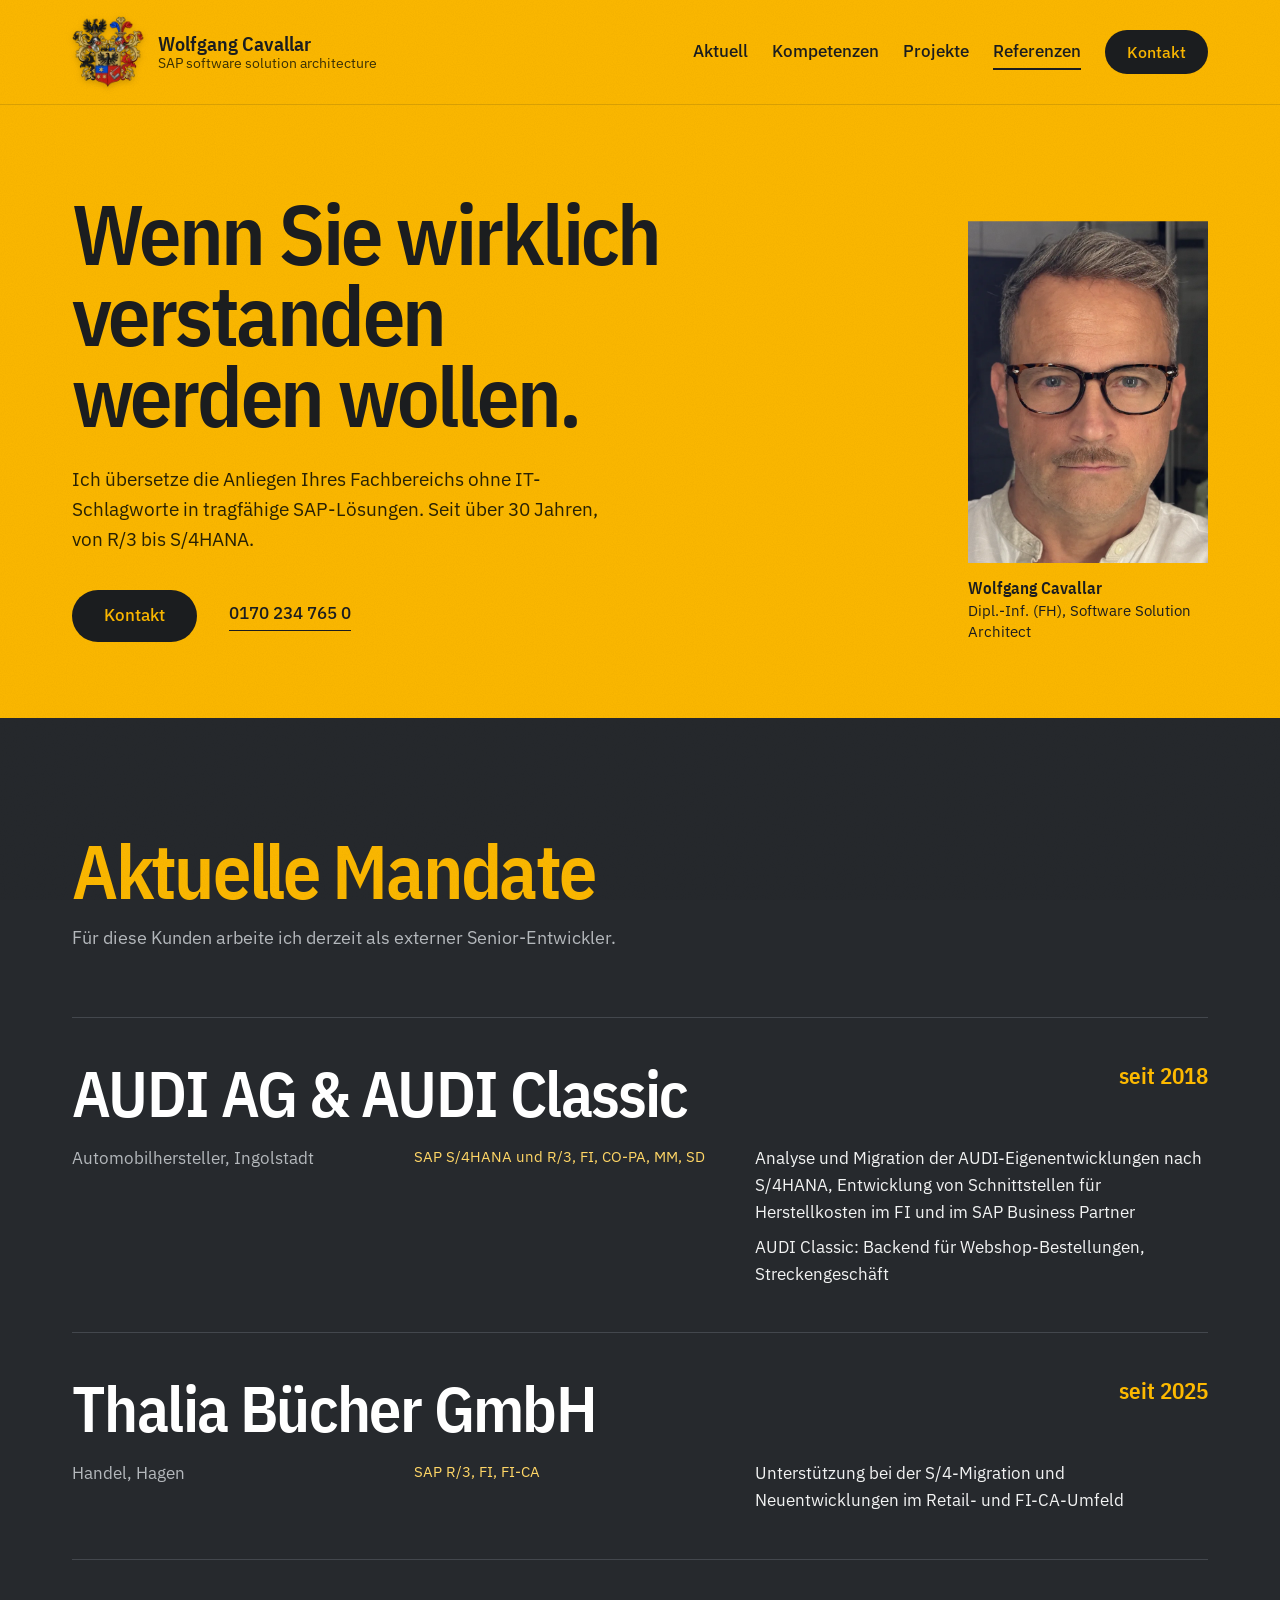
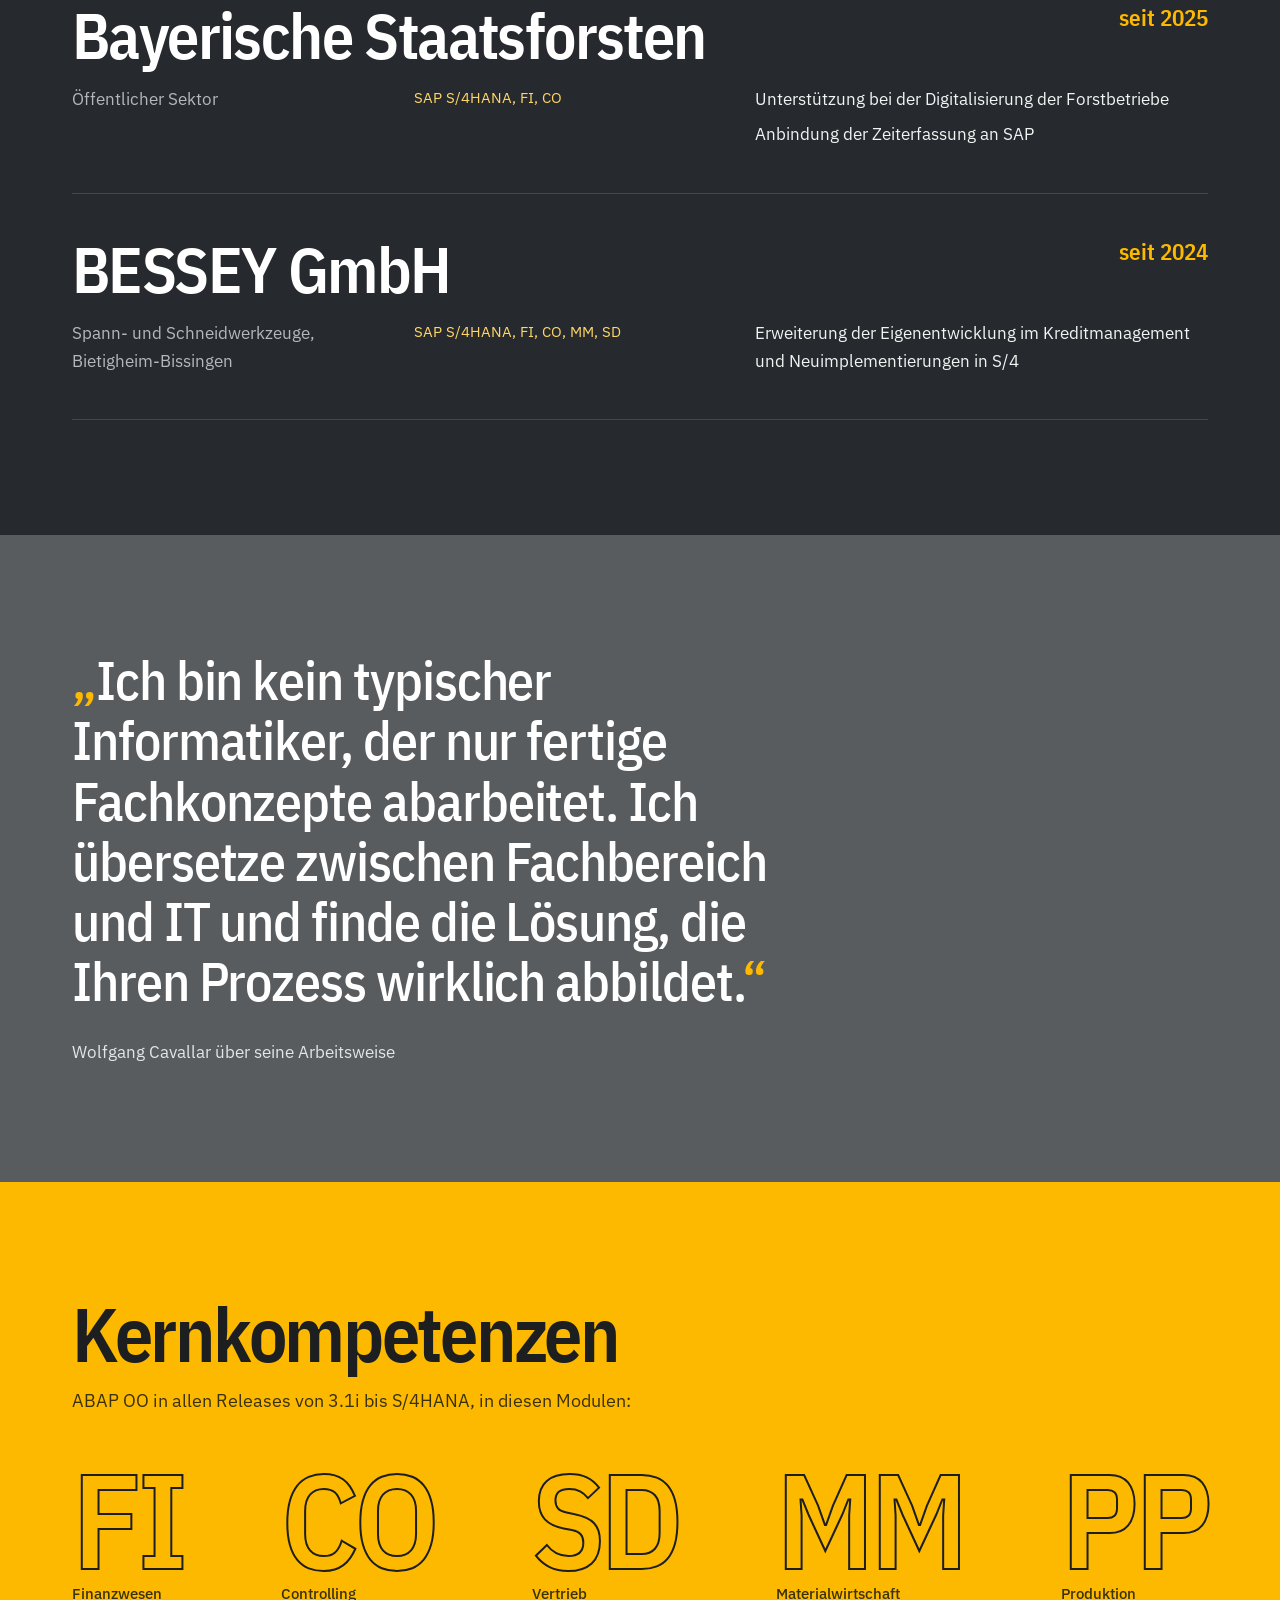
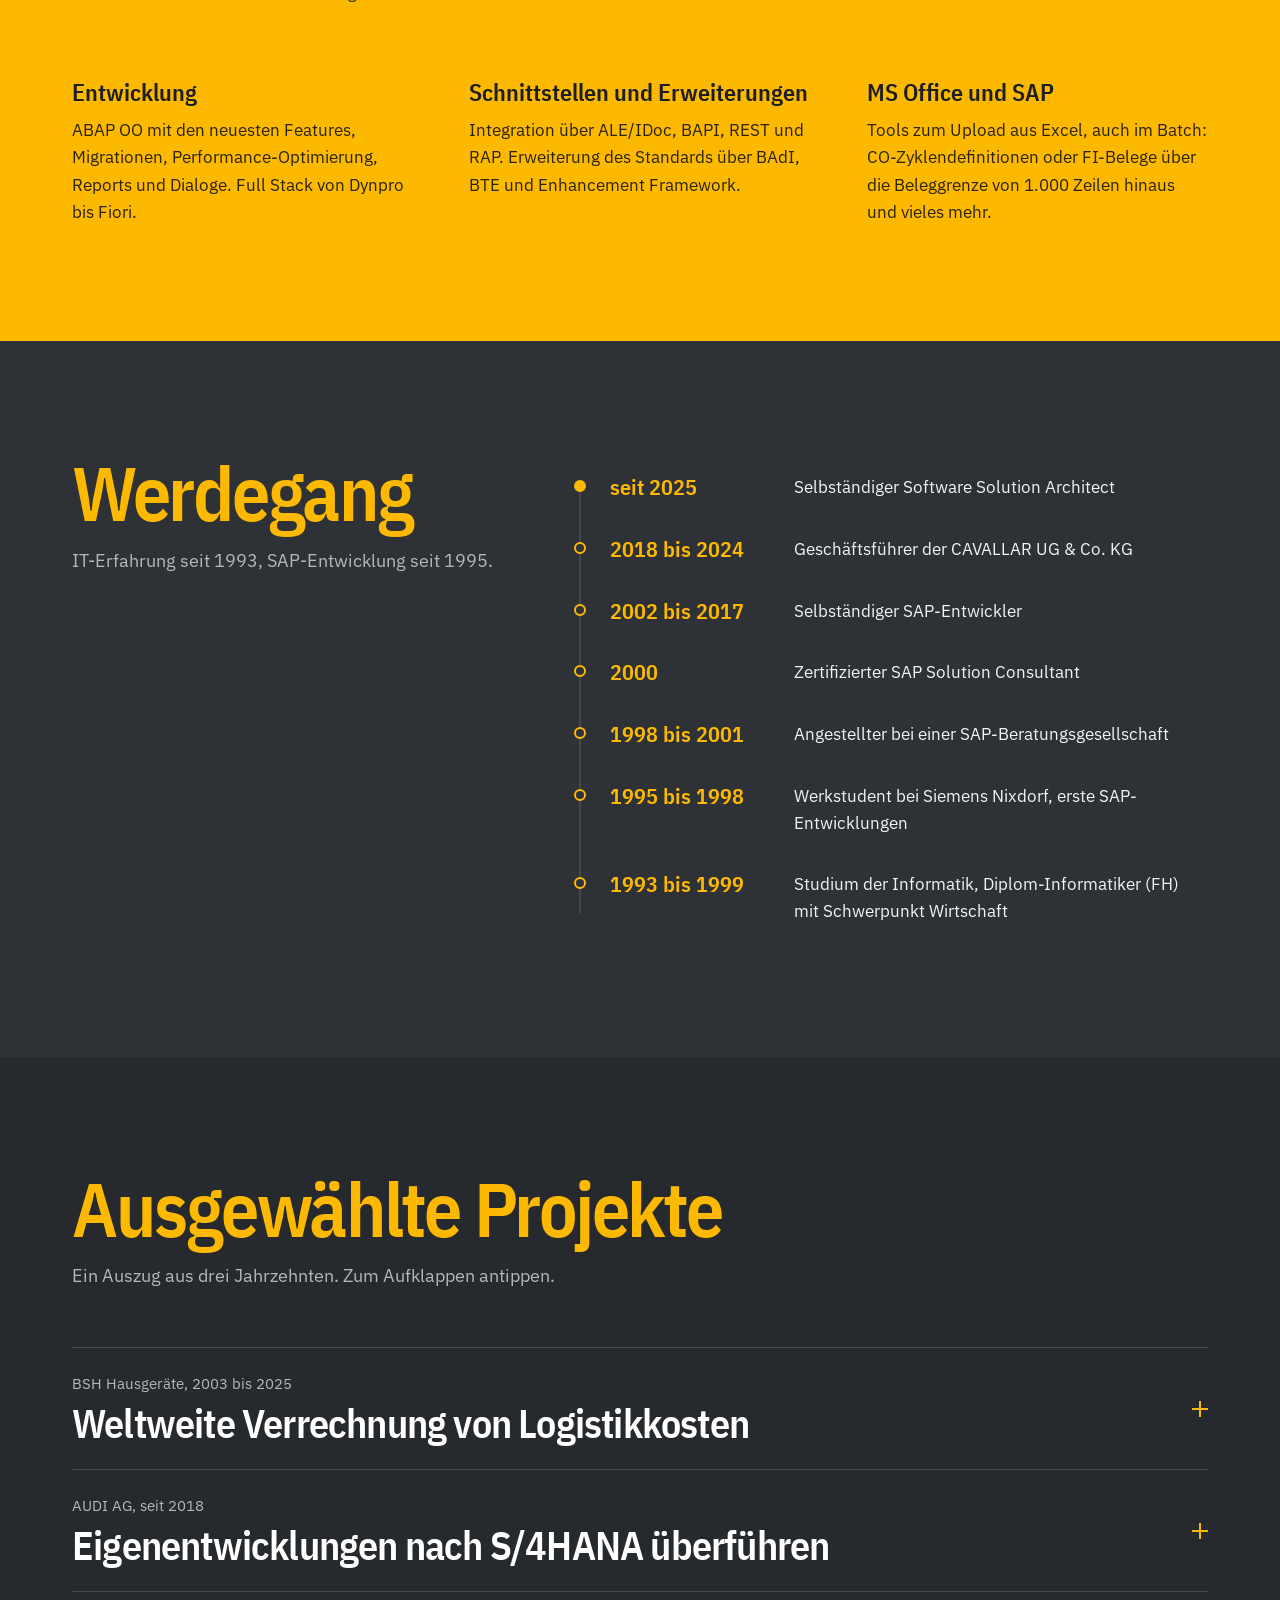
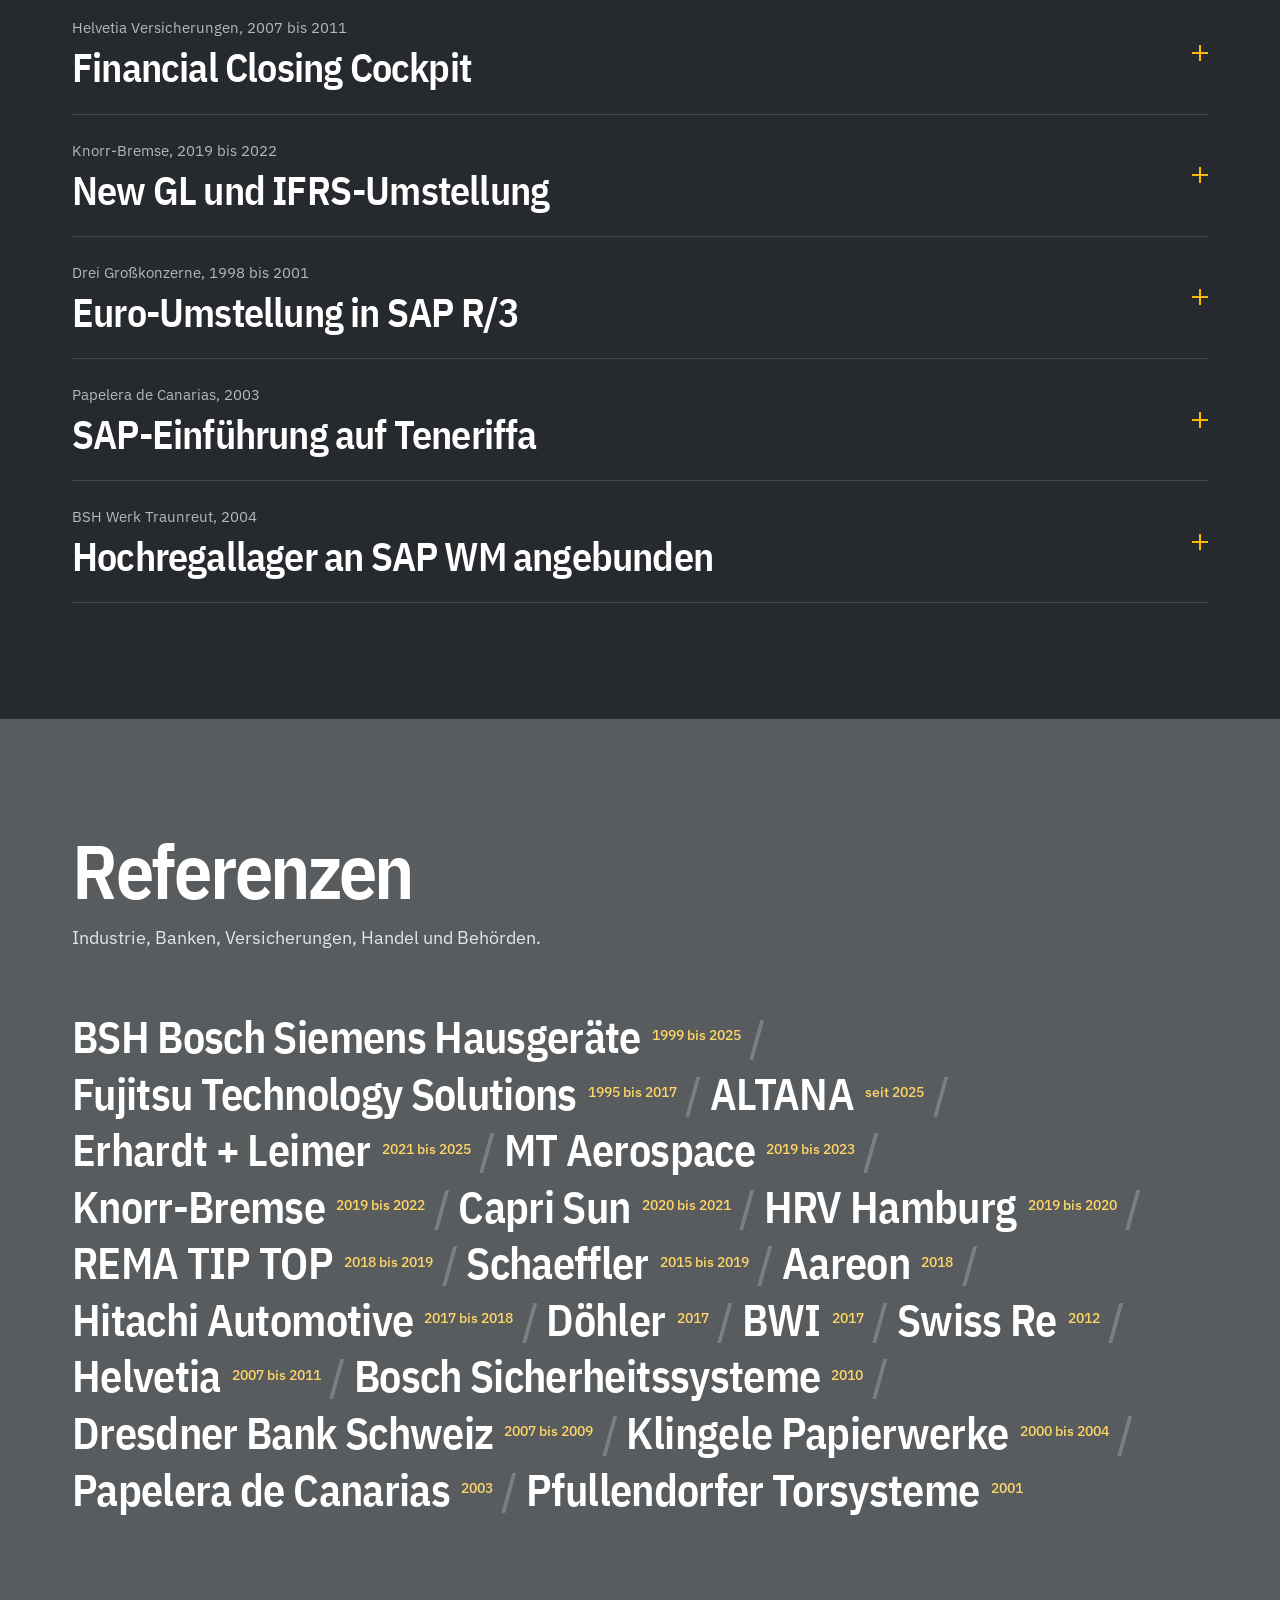
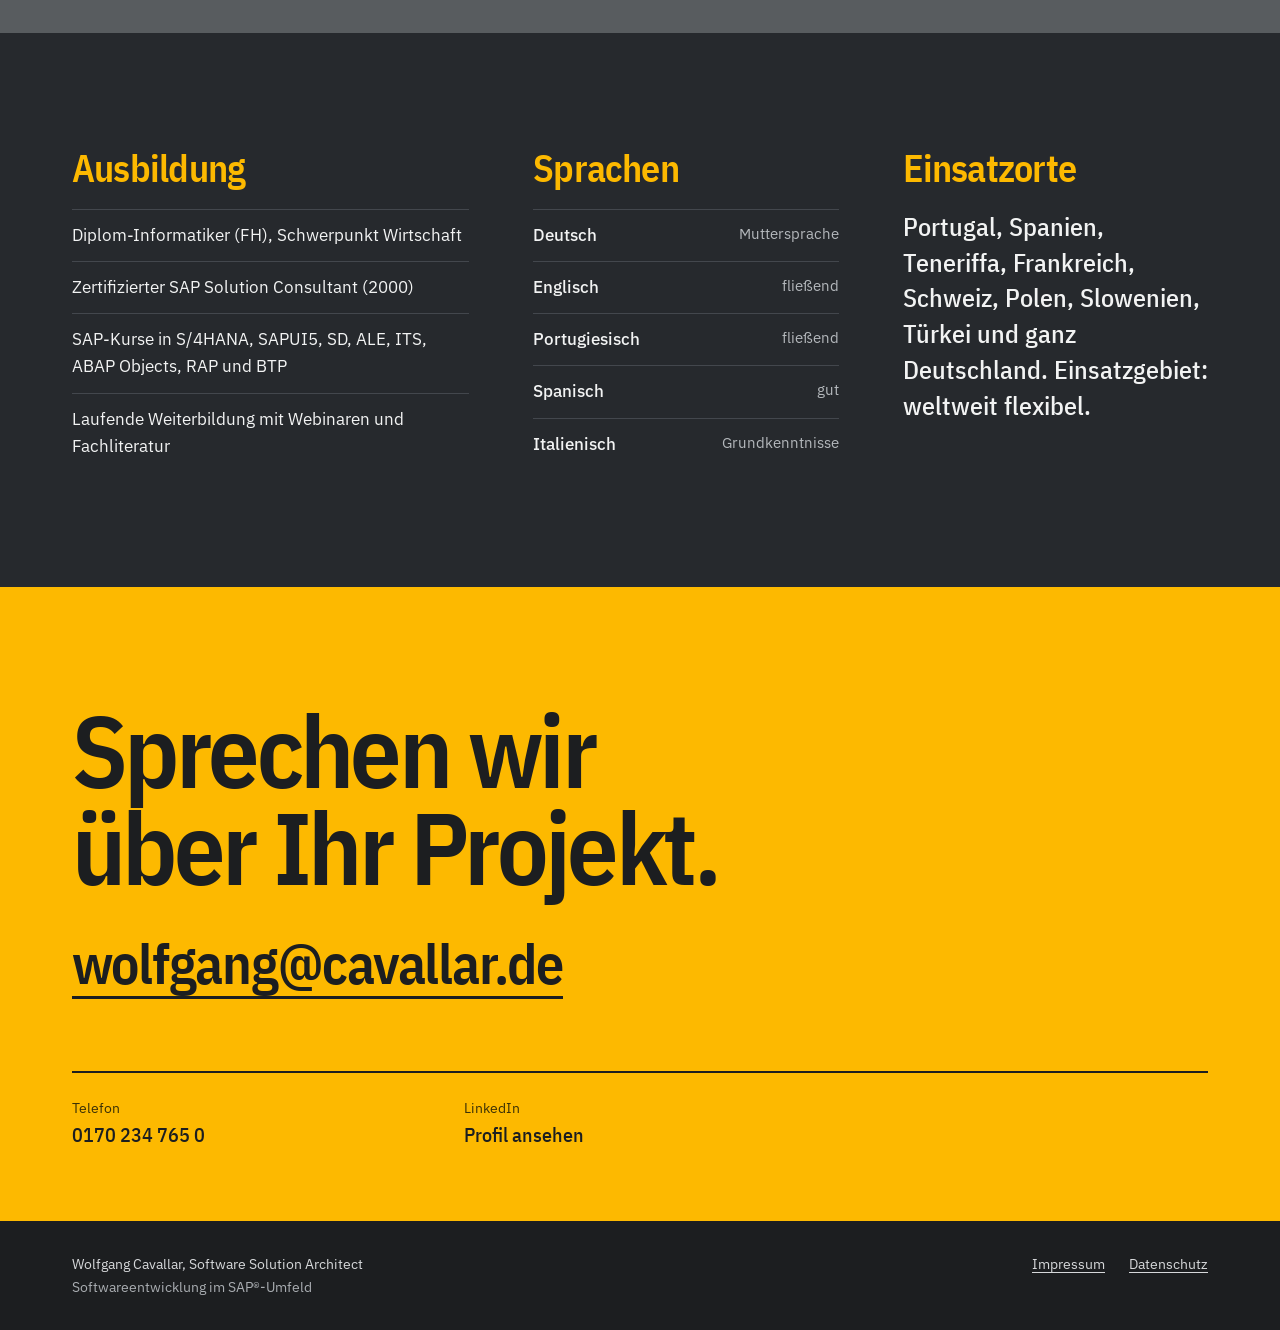
<file: index.html>
<!doctype html>
<html lang="de">
<head>
  <meta charset="utf-8">
  <meta name="viewport" content="width=device-width, initial-scale=1">
  <title>Wolfgang Cavallar – Software Solution Architect</title>
  <meta name="description" content="Wolfgang Cavallar, Software Solution Architect in Augsburg. SAP-Entwicklung seit 1995, von R/3 bis S/4HANA: ABAP OO, Schnittstellen und Migrationen.">
  <meta name="theme-color" content="#FDB900">
  <link rel="canonical" href="https://cavallar.de/">
  <meta property="og:type" content="website">
  <meta property="og:url" content="https://cavallar.de/">
  <meta property="og:locale" content="de_DE">
  <meta property="og:title" content="Wolfgang Cavallar – Software Solution Architect">
  <meta property="og:description" content="SAP-Entwicklung seit 1995, von R/3 bis S/4HANA. Augsburg, weltweit im Einsatz.">
  <meta property="og:image" content="https://cavallar.de/assets/img/wappen-320.webp">
  <meta name="twitter:card" content="summary">
  <script type="application/ld+json">
  {
    "@context": "https://schema.org",
    "@type": "Person",
    "name": "Wolfgang Cavallar",
    "jobTitle": "Software Solution Architect",
    "description": "SAP-Entwicklung seit 1995, von R/3 bis S/4HANA: ABAP OO, Schnittstellen und Migrationen.",
    "url": "https://cavallar.de/",
    "image": "https://cavallar.de/assets/img/wolfgang-cavallar.jpg",
    "email": "mailto:wolfgang@cavallar.de",
    "telephone": "+49 170 2347650",
    "address": {
      "@type": "PostalAddress",
      "streetAddress": "Bäckergasse 34",
      "postalCode": "86150",
      "addressLocality": "Augsburg",
      "addressCountry": "DE"
    },
    "hasCredential": "Diplom-Informatiker (FH)",
    "knowsAbout": ["SAP", "ABAP OO", "S/4HANA", "SAP Fiori", "SAP-Schnittstellen", "SAP-Migration"],
    "sameAs": ["https://www.linkedin.com/in/wolfgang-cavallar-43407275"]
  }
  </script>
  <link rel="icon" type="image/png" href="assets/img/favicon-64.png">
  <link rel="apple-touch-icon" href="assets/img/apple-touch-icon.png">
  <link rel="preload" href="assets/fonts/ibm-plex-sans-condensed-latin-600-normal.woff2" as="font" type="font/woff2" crossorigin>
  <link rel="preload" href="assets/fonts/ibm-plex-sans-latin-400-normal.woff2" as="font" type="font/woff2" crossorigin>
  <link rel="stylesheet" href="assets/styles.css">
  <script>document.documentElement.classList.add('js')</script>
</head>
<body>
  <a class="skip" href="#inhalt">Zum Inhalt springen</a>

  <header class="topbar">
    <div class="wrap bar">
      <a class="brand" href="#top" aria-label="Wolfgang Cavallar, zum Seitenanfang">
        <picture>
          <source srcset="assets/img/wappen-160.webp 1x, assets/img/wappen-320.webp 2x" type="image/webp">
          <img src="assets/img/wappen-160.png" width="80" height="80" alt="Familienwappen Cavallar">
        </picture>
        <span class="brand-text">
          <span class="brand-name">Wolfgang Cavallar</span>
          <span class="brand-sub">SAP software solution architecture</span>
        </span>
      </a>
      <nav class="nav" aria-label="Hauptnavigation">
        <a href="#aktuell">Aktuell</a>
        <a href="#kompetenzen">Kompetenzen</a>
        <a href="#projekte">Projekte</a>
        <a href="#referenzen">Referenzen</a>
        <a class="btn btn-dark" href="#kontakt">Kontakt</a>
      </nav>
    </div>
  </header>

  <section class="hero" id="top">
    <div class="wrap hero-body">
      <div class="hero-copy">
        <h1>Wenn Sie wirklich verstanden werden wollen.</h1>
        <p class="lead">Ich übersetze die Anliegen Ihres Fachbereichs ohne IT-Schlagworte in tragfähige SAP-Lösungen. Seit über 30 Jahren, von R/3 bis S/4HANA.</p>
        <div class="hero-actions">
          <a class="btn btn-dark btn-lg" href="#kontakt">Kontakt</a>
          <a class="hero-phone" href="tel:+491702347650">0170 234 765 0</a>
        </div>
      </div>
      <figure class="portrait">
        <picture>
          <source srcset="assets/img/wolfgang-cavallar.webp" type="image/webp">
          <img src="assets/img/wolfgang-cavallar.jpg" width="359" height="512" alt="Porträt von Wolfgang Cavallar">
        </picture>
        <figcaption>
          <strong>Wolfgang Cavallar</strong>
          <span>Dipl.-Inf. (FH), Software Solution Architect</span>
        </figcaption>
      </figure>
    </div>
  </section>

  <main id="inhalt">
    <section class="band band-graphite" id="aktuell" aria-labelledby="aktuell-title">
      <div class="wrap">
        <h2 class="title reveal" id="aktuell-title">Aktuelle Mandate</h2>
        <p class="intro">Für diese Kunden arbeite ich derzeit als externer Senior-Entwickler.</p>

        <div class="mandates">
          <article class="mandate">
            <h3>AUDI AG &amp; AUDI Classic</h3>
            <p class="m-since">seit 2018</p>
            <p class="m-sector">Automobilhersteller, Ingolstadt</p>
            <p class="m-stack">SAP S/4HANA und R/3, FI, CO-PA, MM, SD</p>
            <ul class="m-work">
              <li>Analyse und Migration der AUDI-Eigenentwicklungen nach S/4HANA, Entwicklung von Schnittstellen für Herstellkosten im FI und im SAP Business Partner</li>
              <li>AUDI Classic: Backend für Webshop-Bestellungen, Streckengeschäft</li>
            </ul>
          </article>
          <article class="mandate">
            <h3>Thalia Bücher GmbH</h3>
            <p class="m-since">seit 2025</p>
            <p class="m-sector">Handel, Hagen</p>
            <p class="m-stack">SAP R/3, FI, FI-CA</p>
            <ul class="m-work"><li>Unterstützung bei der S/4-Migration und Neuentwicklungen im Retail- und FI-CA-Umfeld</li></ul>
          </article>
          <article class="mandate">
            <h3>Bayerische Staatsforsten</h3>
            <p class="m-since">seit 2025</p>
            <p class="m-sector">Öffentlicher Sektor</p>
            <p class="m-stack">SAP S/4HANA, FI, CO</p>
            <ul class="m-work">
              <li>Unterstützung bei der Digitalisierung der Forstbetriebe</li>
              <li>Anbindung der Zeiterfassung an SAP</li>
            </ul>
          </article>
          <article class="mandate">
            <h3>BESSEY GmbH</h3>
            <p class="m-since">seit 2024</p>
            <p class="m-sector">Spann- und Schneidwerkzeuge, Bietigheim-Bissingen</p>
            <p class="m-stack">SAP S/4HANA, FI, CO, MM, SD</p>
            <ul class="m-work"><li>Erweiterung der Eigenentwicklung im Kreditmanagement und Neuimplementierungen in S/4</li></ul>
          </article>
        </div>
      </div>
    </section>

    <section class="band band-slate statement" aria-label="Arbeitsweise">
      <div class="wrap">
        <blockquote class="reveal">
          <p>Ich bin kein typischer Informatiker, der nur fertige Fachkonzepte abarbeitet. Ich übersetze zwischen Fachbereich und IT und finde die Lösung, die Ihren Prozess wirklich abbildet.</p>
        </blockquote>
        <p class="statement-by">Wolfgang Cavallar über seine Arbeitsweise</p>
      </div>
    </section>

    <section class="band band-yellow" id="kompetenzen" aria-labelledby="komp-title">
      <div class="wrap">
        <h2 class="title reveal" id="komp-title">Kernkompetenzen</h2>
        <p class="intro">ABAP OO in allen Releases von 3.1i bis S/4HANA, in diesen Modulen:</p>

        <ul class="modules" aria-label="SAP-Module">
          <li><strong>FI</strong><span>Finanzwesen</span></li>
          <li><strong>CO</strong><span>Controlling</span></li>
          <li><strong>SD</strong><span>Vertrieb</span></li>
          <li><strong>MM</strong><span>Materialwirtschaft</span></li>
          <li><strong>PP</strong><span>Produktion</span></li>
        </ul>

        <div class="skills">
          <div>
            <h3>Entwicklung</h3>
            <p>ABAP OO mit den neuesten Features, Migrationen, Performance-Optimierung, Reports und Dialoge. Full Stack von Dynpro bis Fiori.</p>
          </div>
          <div>
            <h3>Schnittstellen und Erweiterungen</h3>
            <p>Integration über ALE/IDoc, BAPI, REST und RAP. Erweiterung des Standards über BAdI, BTE und Enhancement Framework.</p>
          </div>
          <div>
            <h3>MS Office und SAP</h3>
            <p>Tools zum Upload aus Excel, auch im Batch: CO-Zyklendefinitionen oder FI-Belege über die Beleggrenze von 1.000 Zeilen hinaus und vieles mehr.</p>
          </div>
        </div>
      </div>
    </section>

    <section class="band band-graphite-2" id="werdegang" aria-labelledby="werdegang-title">
      <div class="wrap split">
        <div class="split-head">
          <h2 class="title reveal" id="werdegang-title">Werdegang</h2>
          <p class="intro">IT-Erfahrung seit 1993, SAP-Entwicklung seit 1995.</p>
        </div>
        <ol class="timeline">
          <li><span class="t-year">seit 2025</span><span class="t-what">Selbständiger Software Solution Architect</span></li>
          <li><span class="t-year">2018 bis 2024</span><span class="t-what">Geschäftsführer der CAVALLAR UG &amp; Co. KG</span></li>
          <li><span class="t-year">2002 bis 2017</span><span class="t-what">Selbständiger SAP-Entwickler</span></li>
          <li><span class="t-year">2000</span><span class="t-what">Zertifizierter SAP Solution Consultant</span></li>
          <li><span class="t-year">1998 bis 2001</span><span class="t-what">Angestellter bei einer SAP-Beratungsgesellschaft</span></li>
          <li><span class="t-year">1995 bis 1998</span><span class="t-what">Werkstudent bei Siemens Nixdorf, erste SAP-Entwicklungen</span></li>
          <li><span class="t-year">1993 bis 1999</span><span class="t-what">Studium der Informatik, Diplom-Informatiker (FH) mit Schwerpunkt Wirtschaft</span></li>
        </ol>
      </div>
    </section>

    <section class="band band-graphite" id="projekte" aria-labelledby="projekte-title">
      <div class="wrap">
        <h2 class="title reveal" id="projekte-title">Ausgewählte Projekte</h2>
        <p class="intro">Ein Auszug aus drei Jahrzehnten. Zum Aufklappen antippen.</p>

        <div class="projects">
          <details>
            <summary><span class="p-client">BSH Hausgeräte, 2003 bis 2025</span><span class="p-title">Weltweite Verrechnung von Logistikkosten</span></summary>
            <ul>
              <li>Konzept und Entwicklung in FI, CO und SD: Fracht-, Service- und Lagerkosten verursachergerecht auf Basis von Lieferungen und Lagerbestand umlegen</li>
              <li>Preisfindungslogik, Sonderkonditionen, CO-PA-Belege und Überwachungsmonitor</li>
              <li>Im Einsatz in Deutschland, Frankreich, Polen, Spanien, Portugal, der Türkei und weiteren Ländern</li>
            </ul>
          </details>
          <details>
            <summary><span class="p-client">AUDI AG, seit 2018</span><span class="p-title">Eigenentwicklungen nach S/4HANA überführen</span></summary>
            <ul>
              <li>Prozessanalyse jeder Eigenentwicklung: nach S/4HANA überführen oder durch Standard ablösen</li>
              <li>Schnittstelle zum Buchen von Herstellkosten in FI, Buchungsapplikation für die Kostenträgerkonsolidierung</li>
              <li>OCI-Katalog im Bestellprozess, Korrespondenzsteuerung im Business Partner</li>
            </ul>
          </details>
          <details>
            <summary><span class="p-client">Helvetia Versicherungen, 2007 bis 2011</span><span class="p-title">Financial Closing Cockpit</span></summary>
            <ul>
              <li>Eigenes Financial Closing Cockpit entwickelt für die Schweiz, Spanien, Österreich und Frankreich in einer verteilten Systemlandschaft</li>
              <li>FI-Add-on, das Aufwandszeilen zur Laufzeit auf Segmente verteilt, ohne Systemmodifikation (Belegsplit auf Basis beliebiger Kundenmerkmale)</li>
              <li>Kalkulation und Buchung latenter Steuern in der Schweiz</li>
            </ul>
          </details>
          <details>
            <summary><span class="p-client">Knorr-Bremse, 2019 bis 2022</span><span class="p-title">New GL und IFRS-Umstellung</span></summary>
            <ul>
              <li>Werkzeuge für Abgrenzungsbuchungen (IFRS Adjustment Tool)</li>
              <li>Im Auftrag von Ernst &amp; Young</li>
            </ul>
          </details>
          <details>
            <summary><span class="p-client">Drei Großkonzerne, 1998 bis 2001</span><span class="p-title">Euro-Umstellung in SAP R/3</span></summary>
            <ul>
              <li>Planung und Koordination der Umstellung aller europäischen Systeme</li>
              <li>Customizing für Doppelwährungsphase und auslaufende Währungen, viele Sonderprogramme</li>
            </ul>
          </details>
          <details>
            <summary><span class="p-client">Papelera de Canarias, 2003</span><span class="p-title">SAP-Einführung auf Teneriffa</span></summary>
            <ul>
              <li>Einführung von SAP R/3 bei einem Wellpappenwerk in Santa Cruz</li>
              <li>Anwender in Büro und Fabrik betreut und auf Spanisch geschult, Go-live im Vertrieb begleitet</li>
            </ul>
          </details>
          <details>
            <summary><span class="p-client">BSH Werk Traunreut, 2004</span><span class="p-title">Hochregallager an SAP WM angebunden</span></summary>
            <ul>
              <li>Kommunikation zwischen Lagersteuerung und SAP Warehouse Management über RFC</li>
              <li>Notfallkonzepte für Deadlocks beim Ein- und Auslagern, lückenloses Protokoll aller Bewegungen</li>
            </ul>
          </details>
        </div>
      </div>
    </section>

    <section class="band band-slate" id="referenzen" aria-labelledby="ref-title">
      <div class="wrap">
        <h2 class="title reveal" id="ref-title">Referenzen</h2>
        <p class="intro">Industrie, Banken, Versicherungen, Handel und Behörden.</p>

        <ul class="refs">
          <li>BSH Bosch Siemens Hausgeräte <small>1999 bis 2025</small></li>
          <li>Fujitsu Technology Solutions <small>1995 bis 2017</small></li>
          <li>ALTANA <small>seit 2025</small></li>
          <li>Erhardt + Leimer <small>2021 bis 2025</small></li>
          <li>MT Aerospace <small>2019 bis 2023</small></li>
          <li>Knorr-Bremse <small>2019 bis 2022</small></li>
          <li>Capri Sun <small>2020 bis 2021</small></li>
          <li>HRV Hamburg <small>2019 bis 2020</small></li>
          <li>REMA TIP TOP <small>2018 bis 2019</small></li>
          <li>Schaeffler <small>2015 bis 2019</small></li>
          <li>Aareon <small>2018</small></li>
          <li>Hitachi Automotive <small>2017 bis 2018</small></li>
          <li>Döhler <small>2017</small></li>
          <li>BWI <small>2017</small></li>
          <li>Swiss Re <small>2012</small></li>
          <li>Helvetia <small>2007 bis 2011</small></li>
          <li>Bosch Sicherheitssysteme <small>2010</small></li>
          <li>Dresdner Bank Schweiz <small>2007 bis 2009</small></li>
          <li>Klingele Papierwerke <small>2000 bis 2004</small></li>
          <li>Papelera de Canarias <small>2003</small></li>
          <li>Pfullendorfer Torsysteme <small>2001</small></li>
        </ul>
      </div>
    </section>

    <section class="band band-graphite" id="ausbildung" aria-labelledby="ausb-title">
      <div class="wrap trio">
        <div>
          <h2 class="subtitle" id="ausb-title">Ausbildung</h2>
          <ul class="plain">
            <li>Diplom-Informatiker (FH), Schwerpunkt Wirtschaft</li>
            <li>Zertifizierter SAP Solution Consultant (2000)</li>
            <li>SAP-Kurse in S/4HANA, SAPUI5, SD, ALE, ITS, ABAP Objects, RAP und BTP</li>
            <li>Laufende Weiterbildung mit Webinaren und Fachliteratur</li>
          </ul>
        </div>
        <div>
          <h2 class="subtitle">Sprachen</h2>
          <ul class="langs">
            <li><span>Deutsch</span><small>Muttersprache</small></li>
            <li><span>Englisch</span><small>fließend</small></li>
            <li><span>Portugiesisch</span><small>fließend</small></li>
            <li><span>Spanisch</span><small>gut</small></li>
            <li><span>Italienisch</span><small>Grundkenntnisse</small></li>
          </ul>
        </div>
        <div>
          <h2 class="subtitle">Einsatzorte</h2>
          <p class="countries">Portugal, Spanien, Teneriffa, Frankreich, Schweiz, Polen, Slowenien, Türkei und ganz Deutschland. Einsatzgebiet: weltweit flexibel.</p>
        </div>
      </div>
    </section>

    <section class="contact" id="kontakt" aria-labelledby="kontakt-title">
      <div class="wrap">
        <h2 class="reveal" id="kontakt-title">Sprechen wir über Ihr Projekt.</h2>
        <a class="contact-mail" href="mailto:wolfgang@cavallar.de">wolfgang@cavallar.de</a>
        <dl class="contact-list">
          <div>
            <dt>Telefon</dt>
            <dd><a href="tel:+491702347650">0170 234 765 0</a></dd>
          </div>
          <div>
            <dt>LinkedIn</dt>
            <dd><a href="https://www.linkedin.com/in/wolfgang-cavallar-43407275" rel="noopener" target="_blank">Profil ansehen</a></dd>
          </div>
        </dl>
      </div>
    </section>
  </main>

  <footer class="footer">
    <div class="wrap footer-grid">
      <p>Wolfgang Cavallar, Software Solution Architect<br>
        <span>Softwareentwicklung im SAP®-Umfeld</span></p>
      <nav aria-label="Rechtliches">
        <a href="impressum.html">Impressum</a>
        <a href="datenschutz.html">Datenschutz</a>
      </nav>
    </div>
  </footer>

  <script src="assets/site.js" defer></script>
</body>
</html>
</file>
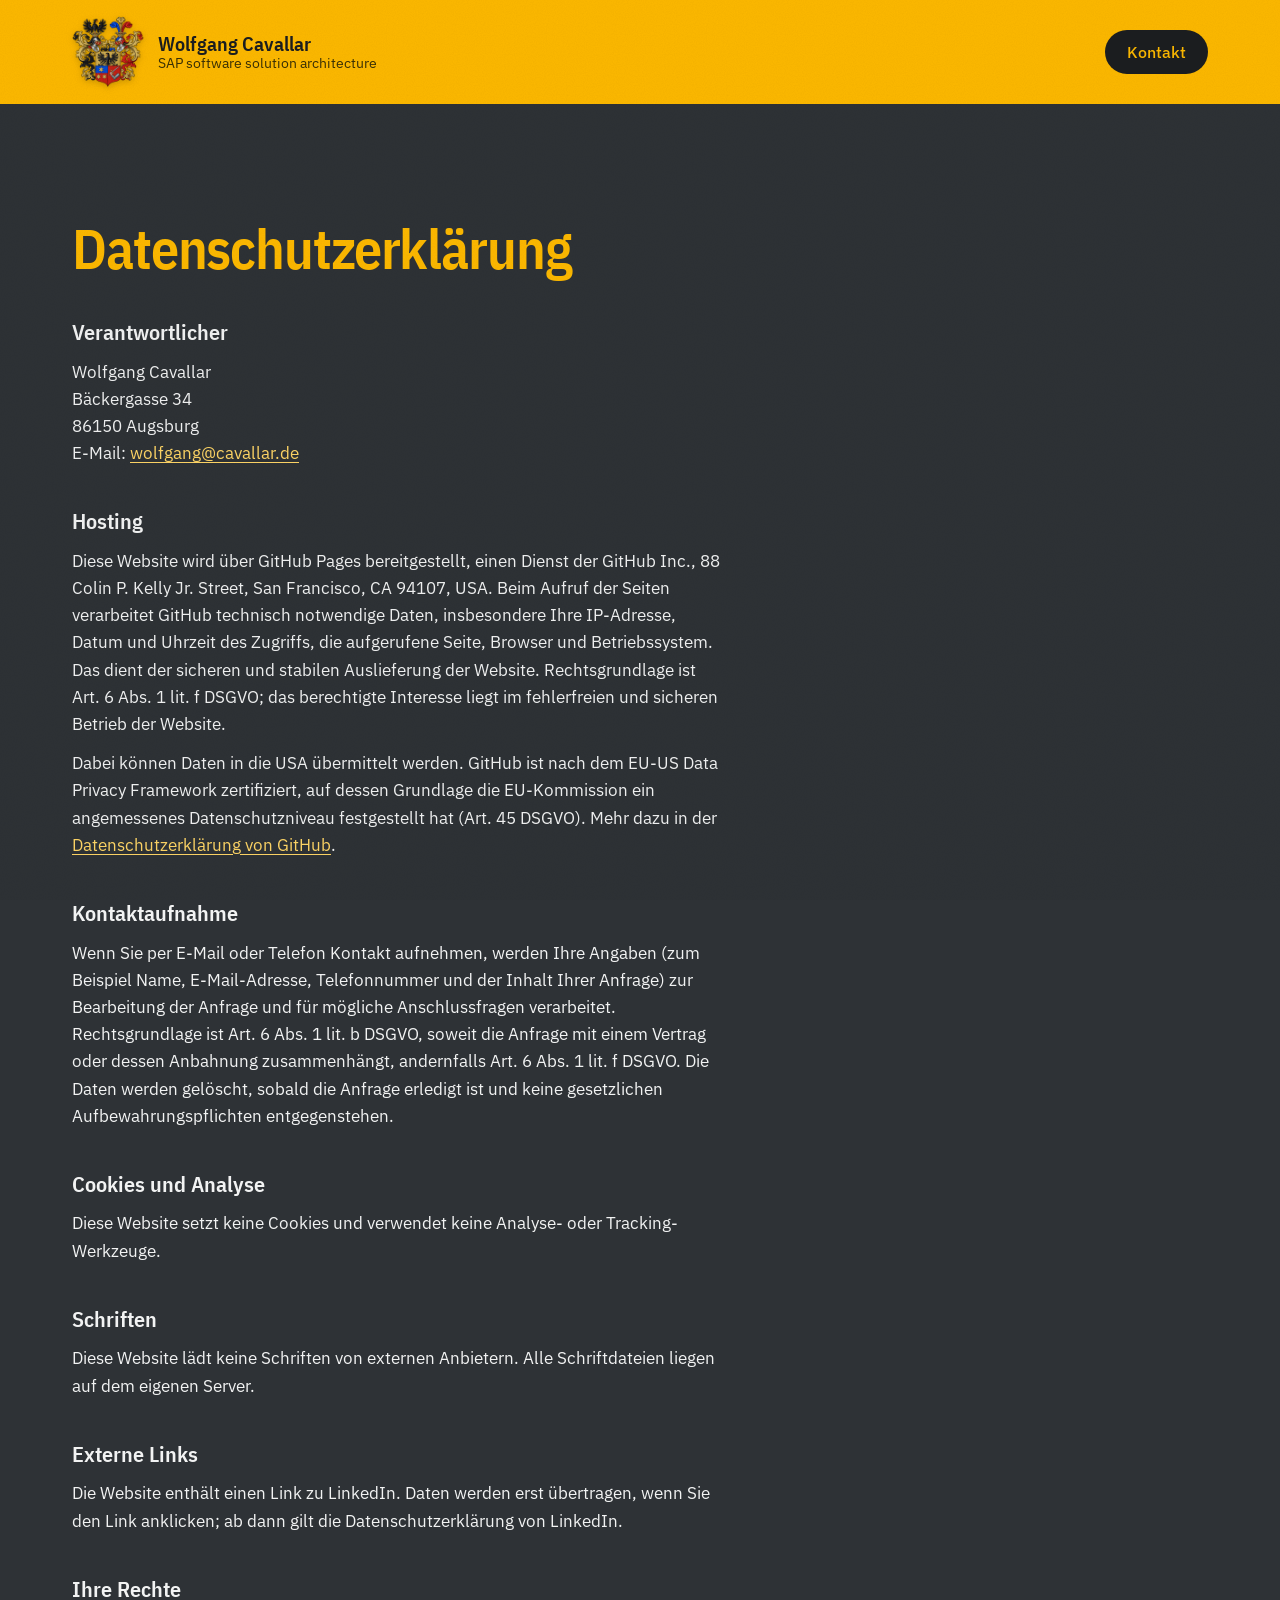
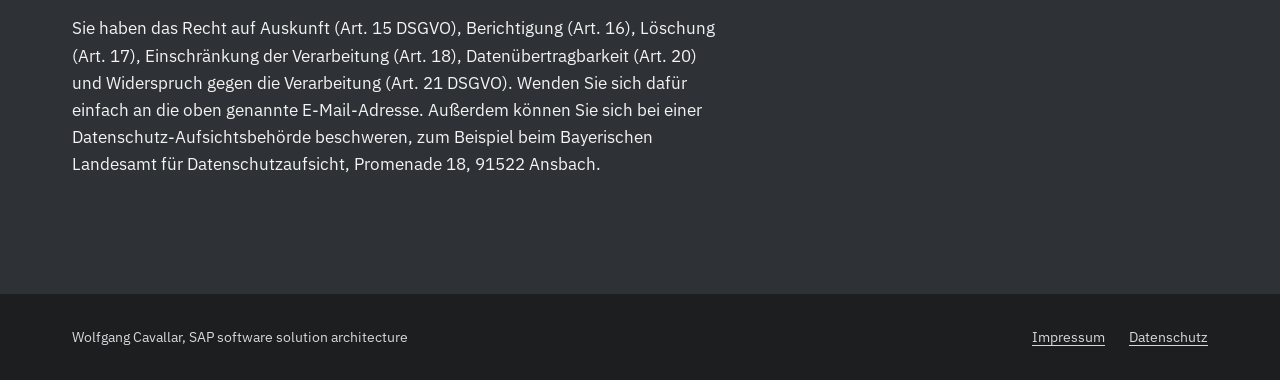
<file: datenschutz.html>
<!doctype html>
<html lang="de">
<head>
  <meta charset="utf-8">
  <meta name="viewport" content="width=device-width, initial-scale=1">
  <title>Datenschutz – Wolfgang Cavallar</title>
  <meta name="robots" content="noindex">
  <link rel="icon" type="image/png" href="assets/img/favicon-64.png">
  <link rel="stylesheet" href="assets/styles.css">
</head>
<body>
  <header class="legal-head">
    <div class="wrap bar">
      <a class="brand" href="/" aria-label="Zur Startseite">
        <img src="assets/img/wappen-160.png" width="80" height="80" alt="Familienwappen Cavallar">
        <span class="brand-text">
          <span class="brand-name">Wolfgang Cavallar</span>
          <span class="brand-sub">SAP software solution architecture</span>
        </span>
      </a>
      <nav class="nav" aria-label="Hauptnavigation"><a class="btn btn-dark" href="/#kontakt">Kontakt</a></nav>
    </div>
  </header>
  <main class="legal">
    <div class="wrap">
      <h1>Datenschutzerklärung</h1>
      <h2>Verantwortlicher</h2>
      <p>Wolfgang Cavallar<br>Bäckergasse 34<br>86150 Augsburg<br>E-Mail: <a href="mailto:wolfgang@cavallar.de">wolfgang@cavallar.de</a></p>
      <h2>Hosting</h2>
      <p>Diese Website wird über GitHub Pages bereitgestellt, einen Dienst der GitHub Inc., 88 Colin P. Kelly Jr. Street, San Francisco, CA 94107, USA. Beim Aufruf der Seiten verarbeitet GitHub technisch notwendige Daten, insbesondere Ihre IP-Adresse, Datum und Uhrzeit des Zugriffs, die aufgerufene Seite, Browser und Betriebssystem. Das dient der sicheren und stabilen Auslieferung der Website. Rechtsgrundlage ist Art. 6 Abs. 1 lit. f DSGVO; das berechtigte Interesse liegt im fehlerfreien und sicheren Betrieb der Website.</p>
      <p>Dabei können Daten in die USA übermittelt werden. GitHub ist nach dem EU-US Data Privacy Framework zertifiziert, auf dessen Grundlage die EU-Kommission ein angemessenes Datenschutzniveau festgestellt hat (Art. 45 DSGVO). Mehr dazu in der <a href="https://docs.github.com/de/site-policy/privacy-policies/github-general-privacy-statement" rel="noopener" target="_blank">Datenschutzerklärung von GitHub</a>.</p>
      <h2>Kontaktaufnahme</h2>
      <p>Wenn Sie per E-Mail oder Telefon Kontakt aufnehmen, werden Ihre Angaben (zum Beispiel Name, E-Mail-Adresse, Telefonnummer und der Inhalt Ihrer Anfrage) zur Bearbeitung der Anfrage und für mögliche Anschlussfragen verarbeitet. Rechtsgrundlage ist Art. 6 Abs. 1 lit. b DSGVO, soweit die Anfrage mit einem Vertrag oder dessen Anbahnung zusammenhängt, andernfalls Art. 6 Abs. 1 lit. f DSGVO. Die Daten werden gelöscht, sobald die Anfrage erledigt ist und keine gesetzlichen Aufbewahrungspflichten entgegenstehen.</p>
      <h2>Cookies und Analyse</h2>
      <p>Diese Website setzt keine Cookies und verwendet keine Analyse- oder Tracking-Werkzeuge.</p>
      <h2>Schriften</h2>
      <p>Diese Website lädt keine Schriften von externen Anbietern. Alle Schriftdateien liegen auf dem eigenen Server.</p>
      <h2>Externe Links</h2>
      <p>Die Website enthält einen Link zu LinkedIn. Daten werden erst übertragen, wenn Sie den Link anklicken; ab dann gilt die Datenschutzerklärung von LinkedIn.</p>
      <h2>Ihre Rechte</h2>
      <p>Sie haben das Recht auf Auskunft (Art. 15 DSGVO), Berichtigung (Art. 16), Löschung (Art. 17), Einschränkung der Verarbeitung (Art. 18), Datenübertragbarkeit (Art. 20) und Widerspruch gegen die Verarbeitung (Art. 21 DSGVO). Wenden Sie sich dafür einfach an die oben genannte E-Mail-Adresse. Außerdem können Sie sich bei einer Datenschutz-Aufsichtsbehörde beschweren, zum Beispiel beim Bayerischen Landesamt für Datenschutzaufsicht, Promenade 18, 91522 Ansbach.</p>
    </div>
  </main>
  <footer class="footer">
    <div class="wrap footer-grid">
      <p>Wolfgang Cavallar, SAP software solution architecture</p>
      <nav aria-label="Rechtliches"><a href="impressum.html">Impressum</a><a href="datenschutz.html">Datenschutz</a></nav>
    </div>
  </footer>
</body>
</html>
</file>
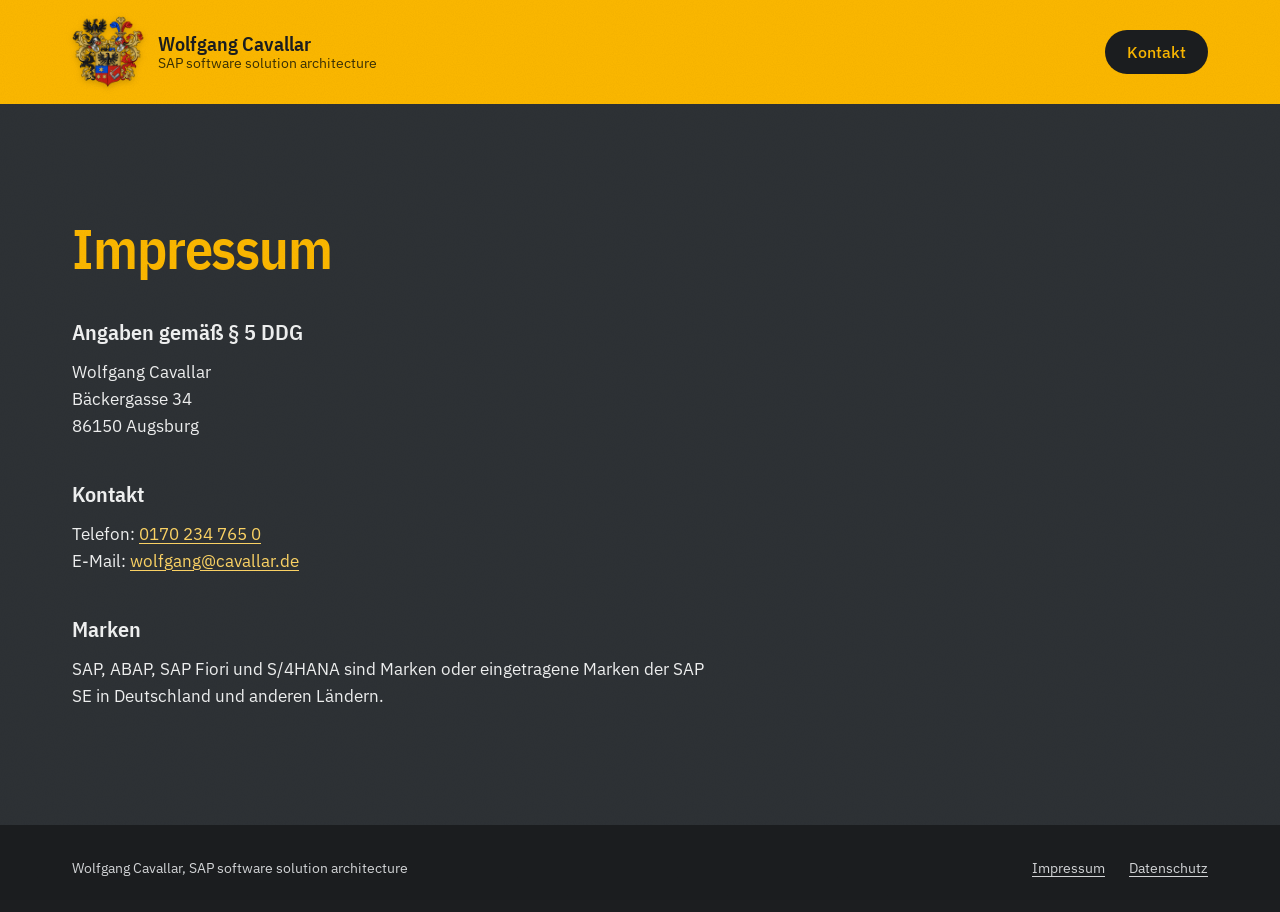
<file: impressum.html>
<!doctype html>
<html lang="de">
<head>
  <meta charset="utf-8">
  <meta name="viewport" content="width=device-width, initial-scale=1">
  <title>Impressum – Wolfgang Cavallar</title>
  <meta name="robots" content="noindex">
  <link rel="icon" type="image/png" href="assets/img/favicon-64.png">
  <link rel="stylesheet" href="assets/styles.css">
</head>
<body>
  <header class="legal-head">
    <div class="wrap bar">
      <a class="brand" href="/" aria-label="Zur Startseite">
        <img src="assets/img/wappen-160.png" width="80" height="80" alt="Familienwappen Cavallar">
        <span class="brand-text">
          <span class="brand-name">Wolfgang Cavallar</span>
          <span class="brand-sub">SAP software solution architecture</span>
        </span>
      </a>
      <nav class="nav" aria-label="Hauptnavigation"><a class="btn btn-dark" href="/#kontakt">Kontakt</a></nav>
    </div>
  </header>
  <main class="legal">
    <div class="wrap">
      <h1>Impressum</h1>
      <h2>Angaben gemäß § 5 DDG</h2>
      <p>Wolfgang Cavallar<br>Bäckergasse 34<br>86150 Augsburg</p>
      <h2>Kontakt</h2>
      <p>Telefon: <a href="tel:+491702347650">0170 234 765 0</a><br>E-Mail: <a href="mailto:wolfgang@cavallar.de">wolfgang@cavallar.de</a></p>
      <h2>Marken</h2>
      <p>SAP, ABAP, SAP Fiori und S/4HANA sind Marken oder eingetragene Marken der SAP SE in Deutschland und anderen Ländern.</p>
    </div>
  </main>
  <footer class="footer">
    <div class="wrap footer-grid">
      <p>Wolfgang Cavallar, SAP software solution architecture</p>
      <nav aria-label="Rechtliches"><a href="impressum.html">Impressum</a><a href="datenschutz.html">Datenschutz</a></nav>
    </div>
  </footer>
</body>
</html>
</file>
<file: assets/styles.css>
@font-face { font-family: "Plex Sans"; src: url("fonts/ibm-plex-sans-latin-400-normal.woff2") format("woff2"); font-weight: 400; font-display: swap; }
@font-face { font-family: "Plex Sans"; src: url("fonts/ibm-plex-sans-latin-500-normal.woff2") format("woff2"); font-weight: 500; font-display: swap; }
@font-face { font-family: "Plex Sans"; src: url("fonts/ibm-plex-sans-latin-600-normal.woff2") format("woff2"); font-weight: 600; font-display: swap; }
@font-face { font-family: "Plex Condensed"; src: url("fonts/ibm-plex-sans-condensed-latin-500-normal.woff2") format("woff2"); font-weight: 500; font-display: swap; }
@font-face { font-family: "Plex Condensed"; src: url("fonts/ibm-plex-sans-condensed-latin-600-normal.woff2") format("woff2"); font-weight: 600; font-display: swap; }

/*
  Formregel: Flächen und Bilder haben keine Rundung, nur Buttons sind Pillen.
  Farben: Gelb und Grau der bisherigen Seite, ein Akzent (Gelb), eine kühle Graufamilie.
*/
:root {
  --yellow: #FDB900;
  --yellow-light: #FFD666;
  --ink: #1C1E20;
  --graphite: #26292D;
  --graphite-2: #2E3236;
  --graphite-line: #43474D;
  --slate: #585C5F;
  --slate-line: rgba(255, 255, 255, .22);
  --on-dark: #F2F3F3;
  --on-dark-muted: #B4B8BC;
  --on-slate-muted: #E3E5E6;
  --on-yellow-muted: #3B3106;

  --display: "Plex Condensed", "Arial Narrow", sans-serif;
  --text: "Plex Sans", system-ui, sans-serif;

  --ease-out: cubic-bezier(0.23, 1, 0.32, 1);

  --wrap: 76rem;
  --gutter: clamp(1rem, 4vw, 2.5rem);
  --band: clamp(4.5rem, 9vw, 8rem);
}

*, *::before, *::after { box-sizing: border-box; }
html { scroll-behavior: smooth; scroll-padding-top: 7.5rem; -webkit-text-size-adjust: 100%; }
@media (prefers-reduced-motion: reduce) { html { scroll-behavior: auto; } }

body {
  margin: 0;
  background: var(--graphite);
  color: var(--ink);
  font: 400 1.0625rem/1.6 var(--text);
  text-rendering: optimizeLegibility;
}

/* Feines Korn gegen sterile Flächen */
body::after {
  content: ""; position: fixed; inset: 0; z-index: 30; pointer-events: none; opacity: .07;
  background-image: url("data:image/svg+xml,%3Csvg xmlns='http://www.w3.org/2000/svg' width='160' height='160'%3E%3Cfilter id='n'%3E%3CfeTurbulence type='fractalNoise' baseFrequency='.9' numOctaves='2' stitchTiles='stitch'/%3E%3CfeColorMatrix values='0 0 0 0 0 0 0 0 0 0 0 0 0 0 0 0 0 0 .55 0'/%3E%3C/filter%3E%3Crect width='100%25' height='100%25' filter='url(%23n)'/%3E%3C/svg%3E");
}

img { display: block; max-width: 100%; height: auto; }
h1, h2, h3, p, ul, ol, dl, dd, figure, blockquote { margin: 0; }
ul, ol { padding: 0; list-style: none; }

::selection { background: var(--yellow); color: var(--ink); }
a { color: inherit; text-underline-offset: 0.2em; text-decoration-thickness: 1px; }
:focus-visible { outline: 3px solid var(--ink); outline-offset: 3px; }
.band-graphite :focus-visible, .band-graphite-2 :focus-visible, .band-slate :focus-visible, .footer :focus-visible { outline-color: var(--yellow); }

.wrap { max-width: var(--wrap); margin: 0 auto; padding: 0 var(--gutter); }

.skip { position: absolute; left: -999px; top: 0; background: var(--ink); color: #fff; padding: 0.75rem 1rem; z-index: 40; }
.skip:focus { left: 1rem; top: 1rem; }

/* Buttons */
.btn {
  display: inline-flex; align-items: center; justify-content: center;
  min-height: 2.75rem; padding: 0.5rem 1.375rem;
  font: 500 1rem/1 var(--text); text-decoration: none; white-space: nowrap;
  border-radius: 999px;
  transition: background-color .2s ease, color .2s ease, transform .16s var(--ease-out);
}
.btn:active { transform: scale(.97); }
.btn-dark { background: var(--ink); color: var(--yellow); }
.btn-dark:hover { background: var(--graphite-2); color: #fff; }
.btn-lg { min-height: 3.25rem; padding: 0.75rem 2rem; font-size: 1.0625rem; }

/* Kopfleiste */
.topbar { position: sticky; top: 0; z-index: 20; background: var(--yellow); border-bottom: 1px solid rgba(28, 30, 32, .14); }
.bar { display: flex; align-items: center; justify-content: space-between; gap: 1rem; min-height: 6.5rem; }
.brand { display: flex; align-items: center; gap: 0.875rem; text-decoration: none; }
.brand img { width: 4.5rem; height: 4.5rem; filter: drop-shadow(0 2px 3px rgba(60, 40, 0, .25)); }
.brand-text { display: flex; flex-direction: column; line-height: 1.2; }
.brand-name { font: 600 1.25rem/1.15 var(--display); }
.brand-sub { font-size: 0.875rem; color: var(--on-yellow-muted); }
.nav { display: flex; align-items: center; gap: 1.5rem; }
.nav a:not(.btn) { text-decoration: none; font-weight: 500; padding: 0.25rem 0; background: linear-gradient(var(--ink), var(--ink)) 0 100% / 0 2px no-repeat; transition: background-size .25s var(--ease-out); }
.nav a:not(.btn):hover, .nav a[aria-current] { background-size: 100% 2px; }

/* Hero */
.hero { background: var(--yellow); color: var(--ink); overflow: hidden; }
.hero-body {
  display: grid; grid-template-columns: minmax(0, 1fr) auto; align-items: end;
  gap: clamp(2rem, 6vw, 6rem);
  padding-top: clamp(3rem, 7vw, 5.5rem); padding-bottom: clamp(3rem, 6vw, 5rem);
}
.hero h1 {
  font: 600 clamp(2.75rem, 6.6vw, 5.5rem)/0.96 var(--display);
  letter-spacing: -0.03em; max-width: 17ch; text-wrap: balance;
}
.lead { margin-top: 1.75rem; max-width: 34rem; font-size: clamp(1.125rem, 1.5vw, 1.3125rem); line-height: 1.55; color: #2A2305; text-wrap: pretty; }
.hero-actions { display: flex; flex-wrap: wrap; align-items: center; gap: 1.25rem 2rem; margin-top: 2.25rem; }
.hero-phone { font-weight: 500; font-size: 1.0625rem; text-decoration: none; background: linear-gradient(currentColor, currentColor) 0 100% / 100% 1px no-repeat; padding-bottom: 3px; transition: background-size .25s var(--ease-out); }
.hero-phone:hover { background-size: 100% 2px; }

.portrait { width: clamp(11rem, 19vw, 15rem); }
.portrait img { width: 100%; aspect-ratio: 359 / 512; object-fit: cover; }
.portrait figcaption { display: flex; flex-direction: column; margin-top: 0.875rem; font-size: 0.9375rem; line-height: 1.4; }
.portrait strong { font: 600 1.0625rem/1.3 var(--display); }

/* Einmaliger Auftritt beim Laden */
@media (prefers-reduced-motion: no-preference) {
  .brand img { animation: crest-in .9s var(--ease-out) both; }
  .hero h1 { animation: rise 1s var(--ease-out) .05s both; }
  .lead, .hero-actions { animation: rise 1s var(--ease-out) .18s both; }
  .portrait img { animation: unveil 1.2s var(--ease-out) .12s both; }
  @keyframes crest-in { from { opacity: 0; transform: scale(.85) rotate(-4deg); } }
  @keyframes rise { from { opacity: 0; transform: translateY(18px); } }
  @keyframes unveil { from { clip-path: inset(100% 0 0 0); } to { clip-path: inset(0 0 0 0); } }
}

/* Aufdecken beim Scrollen, nur mit JS und ohne reduzierte Bewegung */
@media (prefers-reduced-motion: no-preference) {
  .js .reveal { clip-path: inset(0 0 100% 0); transform: translateY(0.5rem); transition: clip-path .9s var(--ease-out), transform .9s var(--ease-out); }
  .js .reveal.in { clip-path: inset(0 0 -20% 0); transform: none; }
}

/* Bänder */
.band { padding: var(--band) 0; }
.band-graphite { background: var(--graphite); color: var(--on-dark); }
.band-graphite-2 { background: var(--graphite-2); color: var(--on-dark); }
.band-yellow { background: var(--yellow); color: var(--ink); }
.band-slate { background: var(--slate); color: #fff; }

.title { font: 600 clamp(2.5rem, 6vw, 4.75rem)/0.98 var(--display); letter-spacing: -0.03em; text-wrap: balance; }
.intro { margin-top: 1rem; max-width: 36rem; font-size: 1.125rem; }
.band-graphite .title, .band-graphite-2 .title { color: var(--yellow); }
.band-graphite .intro, .band-graphite-2 .intro { color: var(--on-dark-muted); }
.band-slate .intro { color: var(--on-slate-muted); }
.band-yellow .intro { color: var(--on-yellow-muted); }

/* Aktuelle Mandate als große Zeilen */
.mandates { margin-top: clamp(2.5rem, 5vw, 4rem); }
.mandate {
  display: grid; grid-template-columns: minmax(0, 1fr) minmax(0, 1fr) minmax(0, 1.5fr);
  grid-template-areas: "name name since" "sector stack work";
  gap: 1.25rem 2.5rem; padding: clamp(1.75rem, 3.5vw, 2.75rem) 0;
  border-top: 1px solid var(--graphite-line);
}
.mandate:last-child { border-bottom: 1px solid var(--graphite-line); }
.mandate h3 {
  grid-area: name; font: 600 clamp(2rem, 5vw, 4.25rem)/0.98 var(--display); letter-spacing: -0.025em; color: #fff;
  transition: color .25s ease;
}
.mandate:hover h3 { color: var(--yellow); }
.m-since { grid-area: since; justify-self: end; align-self: start; font: 600 clamp(1.125rem, 1.8vw, 1.5rem)/1.2 var(--display); color: var(--yellow); white-space: nowrap; }
.m-sector { grid-area: sector; color: var(--on-dark-muted); }
.m-stack { grid-area: stack; color: var(--yellow-light); font-size: 0.9375rem; }
.m-work { grid-area: work; }
.m-work li + li { margin-top: 0.5rem; }
@media (prefers-reduced-motion: no-preference) {
  .js .mandate.reveal:nth-child(2) { transition-delay: .06s; }
  .js .mandate.reveal:nth-child(3) { transition-delay: .12s; }
  .js .mandate.reveal:nth-child(4) { transition-delay: .18s; }
}

/* Zitat zur Arbeitsweise */
.statement blockquote p {
  font: 500 clamp(1.75rem, 4.2vw, 3.5rem)/1.12 var(--display); letter-spacing: -0.02em;
  max-width: 26ch; text-wrap: balance;
}
.statement blockquote p::before { content: "„"; color: var(--yellow); }
.statement blockquote p::after { content: "“"; color: var(--yellow); }
.statement-by { margin-top: 1.75rem; color: var(--on-slate-muted); }

/* Kompetenzen */
.modules { display: flex; justify-content: space-between; gap: 0.5rem; margin-top: clamp(2rem, 4vw, 3rem); }
.modules li { display: flex; flex-direction: column; gap: 0.5rem; }
.modules strong { font: 600 clamp(2.5rem, 10.5vw, 9.5rem)/0.82 var(--display); letter-spacing: -0.035em; color: var(--ink); transition: color .3s ease; }
.modules span { font-size: 0.9375rem; font-weight: 500; color: var(--on-yellow-muted); }
@supports (-webkit-text-stroke: 2px black) {
  @media (hover: hover) {
    .modules strong { color: transparent; -webkit-text-stroke: 2px var(--ink); }
    .modules li:hover strong { color: var(--ink); }
  }
}

.skills { display: grid; grid-template-columns: repeat(3, minmax(0, 1fr)); gap: 2rem 3.5rem; margin-top: clamp(3rem, 6vw, 4.5rem); }
.skills h3 { font: 600 1.5rem/1.2 var(--display); margin-bottom: 0.625rem; }
.skills p { color: #2A2305; max-width: 38ch; }

/* Werdegang */
.split { display: grid; grid-template-columns: minmax(0, 1fr) minmax(0, 1.5fr); gap: 2.5rem 5rem; }
.split-head { position: sticky; top: 7rem; align-self: start; }
.timeline { position: relative; }
.timeline::before { content: ""; position: absolute; left: 5px; top: 1.75rem; bottom: 1.75rem; width: 2px; background: var(--graphite-line); }
.timeline li { position: relative; display: grid; grid-template-columns: 10rem 1fr; gap: 0.25rem 1.5rem; padding: 1rem 0 1rem 2.25rem; }
.timeline li::before {
  content: ""; position: absolute; left: 0; top: 1.5rem; width: 12px; height: 12px; border-radius: 50%;
  background: var(--graphite-2); border: 2px solid var(--yellow);
}
.timeline li:first-child::before { background: var(--yellow); }
.t-year { font: 600 1.375rem/1.35 var(--display); color: var(--yellow); }
.t-what { color: var(--on-dark); padding-top: 0.125rem; }

/* Projekte */
.projects { margin-top: clamp(2.5rem, 5vw, 3.5rem); border-top: 1px solid var(--graphite-line); }
.projects details { border-bottom: 1px solid var(--graphite-line); }
.projects summary {
  display: grid; grid-template-columns: minmax(0, 1fr) 1.5rem; gap: 0.375rem 1.5rem; align-items: center;
  padding: 1.5rem 0; cursor: pointer; list-style: none;
}
.projects summary::-webkit-details-marker { display: none; }
.projects summary::after {
  content: ""; grid-column: 2; grid-row: 1 / span 2; width: 16px; height: 16px; justify-self: end;
  background:
    linear-gradient(var(--yellow), var(--yellow)) center / 100% 2px no-repeat,
    linear-gradient(var(--yellow), var(--yellow)) center / 2px 100% no-repeat;
  transition: transform .3s var(--ease-out);
}
.projects details[open] summary::after { transform: rotate(45deg); }
.p-client { font-size: 0.9375rem; color: var(--on-dark-muted); }
.p-title { font: 600 clamp(1.5rem, 3.2vw, 2.5rem)/1.08 var(--display); letter-spacing: -0.02em; color: #fff; transition: color .2s ease; }
.projects summary:hover .p-title { color: var(--yellow); }
.projects details ul { padding: 0 0 2rem; max-width: 70ch; color: var(--on-dark); }
.projects li { position: relative; padding-left: 1.25rem; }
.projects li + li { margin-top: 0.5rem; }
.projects li::before { content: ""; position: absolute; left: 0; top: 0.8em; width: 0.625rem; height: 2px; background: var(--yellow); }
@media (prefers-reduced-motion: no-preference) {
  .projects details[open] ul { animation: open .35s var(--ease-out); }
  @keyframes open { from { opacity: 0; transform: translateY(-6px); } }
}

/* Referenzen als Namenswand */
.refs { margin-top: clamp(2.5rem, 5vw, 3.5rem); font: 600 clamp(1.5rem, 3.4vw, 2.75rem)/1.3 var(--display); letter-spacing: -0.015em; color: #fff; text-wrap: pretty; }
.refs li { display: inline; white-space: nowrap; }
.refs li::after { content: " / "; color: var(--slate-line); font-weight: 500; }
.refs li:last-child::after { content: ""; }
.refs small { font: 500 0.875rem/1 var(--text); letter-spacing: 0; color: var(--yellow-light); vertical-align: 0.9em; margin-left: 0.2em; white-space: nowrap; }

/* Ausbildung, Sprachen, Einsatzorte */
.trio { display: grid; grid-template-columns: 1.3fr 1fr 1fr; gap: 3rem 4rem; }
.subtitle { font: 600 clamp(1.75rem, 3vw, 2.5rem)/1.05 var(--display); letter-spacing: -0.02em; color: var(--yellow); margin-bottom: 1.25rem; }
.plain li { padding: 0.75rem 0; border-top: 1px solid var(--graphite-line); }
.langs li { display: flex; justify-content: space-between; gap: 1rem; padding: 0.75rem 0; border-top: 1px solid var(--graphite-line); }
.langs span { font-weight: 500; }
.langs small { font-size: 0.9375rem; color: var(--on-dark-muted); }
.countries { font: 500 clamp(1.25rem, 2vw, 1.625rem)/1.4 var(--display); }

/* Kontakt */
.contact { background: var(--yellow); color: var(--ink); padding: var(--band) 0 clamp(3rem, 6vw, 4.5rem); }
.contact h2 { font: 600 clamp(2.75rem, 8vw, 7rem)/0.94 var(--display); letter-spacing: -0.035em; max-width: 13ch; text-wrap: balance; }
.contact-mail {
  display: inline-block; margin-top: clamp(1.5rem, 3vw, 2.5rem);
  font: 600 clamp(1.5rem, 4.4vw, 3.5rem)/1.1 var(--display); letter-spacing: -0.02em; text-decoration: none; overflow-wrap: anywhere;
  background: linear-gradient(var(--ink), var(--ink)) 0 100% / 100% 3px no-repeat; padding-bottom: 0.25rem;
  transition: background-size .35s var(--ease-out);
}
.contact-mail:hover { background-size: 30% 3px; }
.contact-list { display: grid; grid-template-columns: repeat(3, minmax(0, 1fr)); gap: 1.5rem 2.5rem; margin-top: clamp(3rem, 6vw, 4.5rem); padding-top: 1.5rem; border-top: 2px solid var(--ink); }
.contact-list dt { font-size: 0.875rem; color: var(--on-yellow-muted); }
.contact-list dd { font: 500 1.25rem/1.4 var(--display); margin-top: 0.125rem; }
.contact-list a { text-decoration: none; background: linear-gradient(var(--ink), var(--ink)) 0 100% / 0 2px no-repeat; transition: background-size .25s var(--ease-out); }
.contact-list a:hover { background-size: 100% 2px; }

/* Footer */
.footer { background: var(--ink); color: #A9ADB1; padding: 2rem 0; font-size: 0.875rem; }
.footer-grid { display: flex; flex-wrap: wrap; justify-content: space-between; gap: 1rem 2rem; }
.footer p { color: #D6D8DA; }
.footer p span { color: #A9ADB1; }
.footer nav { display: flex; gap: 1.5rem; }
.footer a { color: #D6D8DA; }
.footer a:hover { color: var(--yellow); }

/* Rechtstexte */
.legal-head { background: var(--yellow); }
.legal { background: var(--graphite-2); color: var(--on-dark); padding: var(--band) 0; }
.legal h1 { font: 600 clamp(2.25rem, 5vw, 3.5rem)/1.05 var(--display); letter-spacing: -0.02em; color: var(--yellow); }
.legal h2 { font: 600 1.375rem/1.3 var(--display); margin-top: 2.5rem; }
.legal p { margin-top: 0.75rem; max-width: 65ch; }
.legal .note { margin-top: 2rem; padding: 1rem 1.25rem; background: var(--yellow); color: var(--ink); }
.legal a { color: var(--yellow-light); }

/* Tablet */
@media (max-width: 64rem) {
  .nav a:not(.btn) { display: none; }
  .mandate { grid-template-columns: minmax(0, 1fr) minmax(0, 1fr); grid-template-areas: "name since" "sector stack" "work work"; }
  .trio { grid-template-columns: 1fr 1fr; }
  .trio > :first-child { grid-column: 1 / -1; }
}
@media (max-width: 52rem) {
  .skills, .split, .contact-list { grid-template-columns: 1fr; }
  .split-head { position: static; }
  .modules span { font-size: 0.75rem; }
}
/* Handy */
@media (max-width: 40rem) {
  html { scroll-padding-top: 5.5rem; }
  .bar { min-height: 4.75rem; }
  .brand img { width: 3.25rem; height: 3.25rem; }
  .brand-sub { display: none; }
  .hero-body { grid-template-columns: 1fr; }
  .portrait { display: grid; grid-template-columns: 7rem 1fr; gap: 1rem; align-items: end; width: 100%; }
  .portrait figcaption { margin-top: 0; }
  .mandate { grid-template-columns: 1fr; grid-template-areas: "since" "name" "sector" "stack" "work"; gap: 0.75rem; }
  .m-since { justify-self: start; }
  .trio { grid-template-columns: 1fr; }
  .trio > :first-child { grid-column: auto; }
  .timeline li { grid-template-columns: 1fr; }
  .modules span { display: none; }
  .refs { font-size: 1.625rem; }
  .refs li { display: block; white-space: normal; padding: 0.25rem 0; }
  .refs li::after { content: none; }
}
</file>
